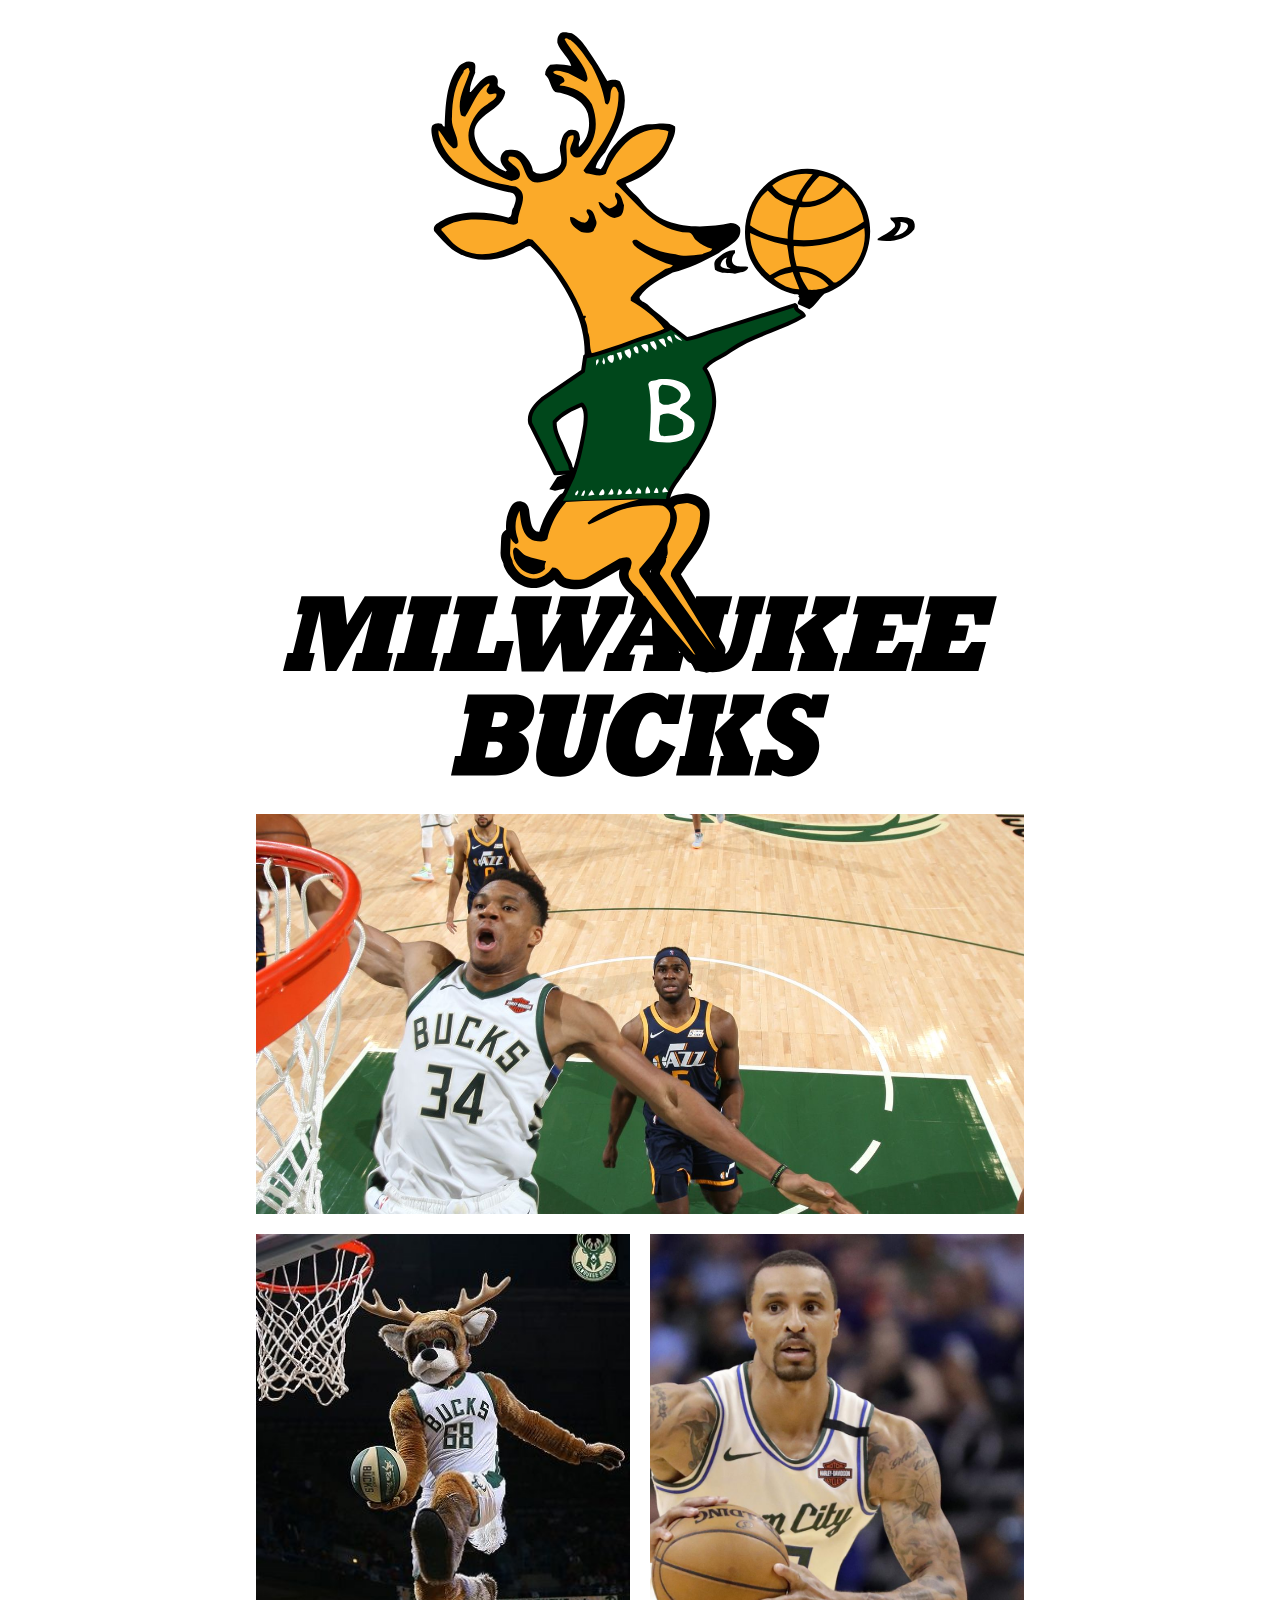
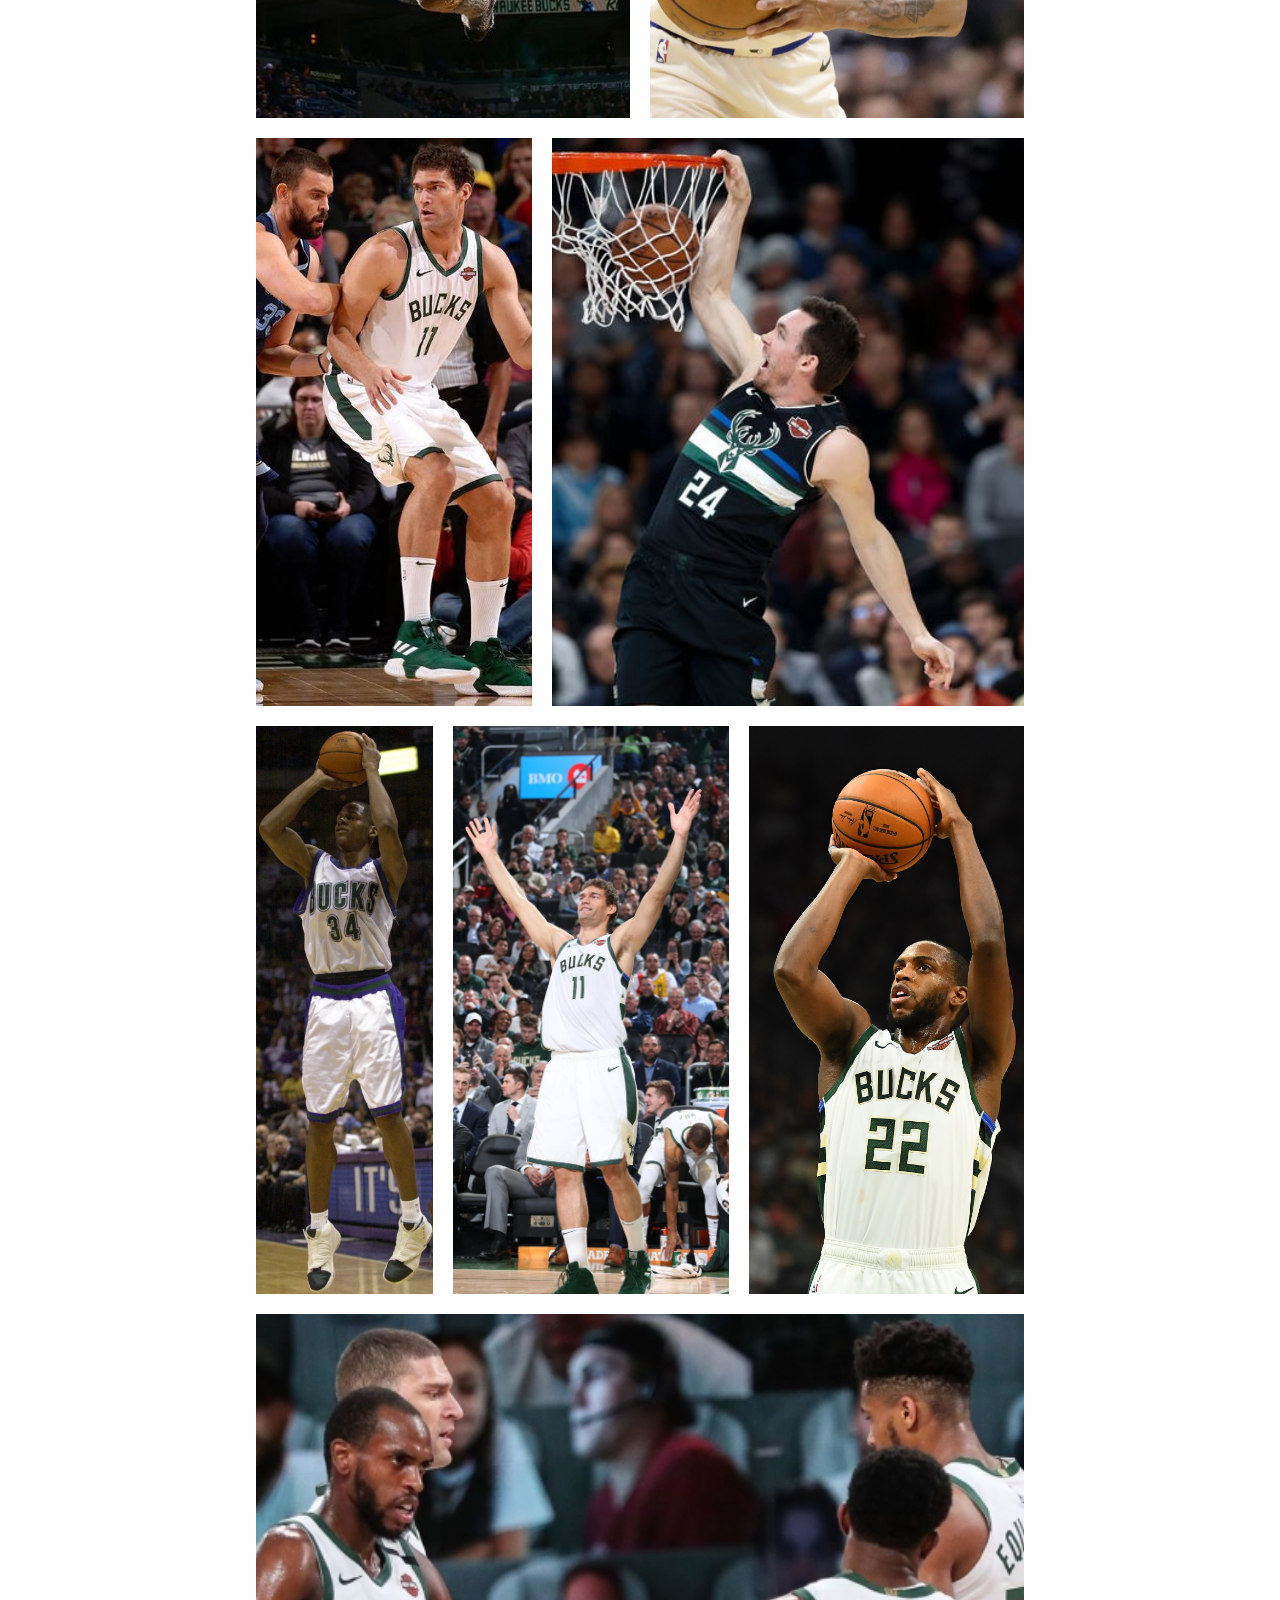
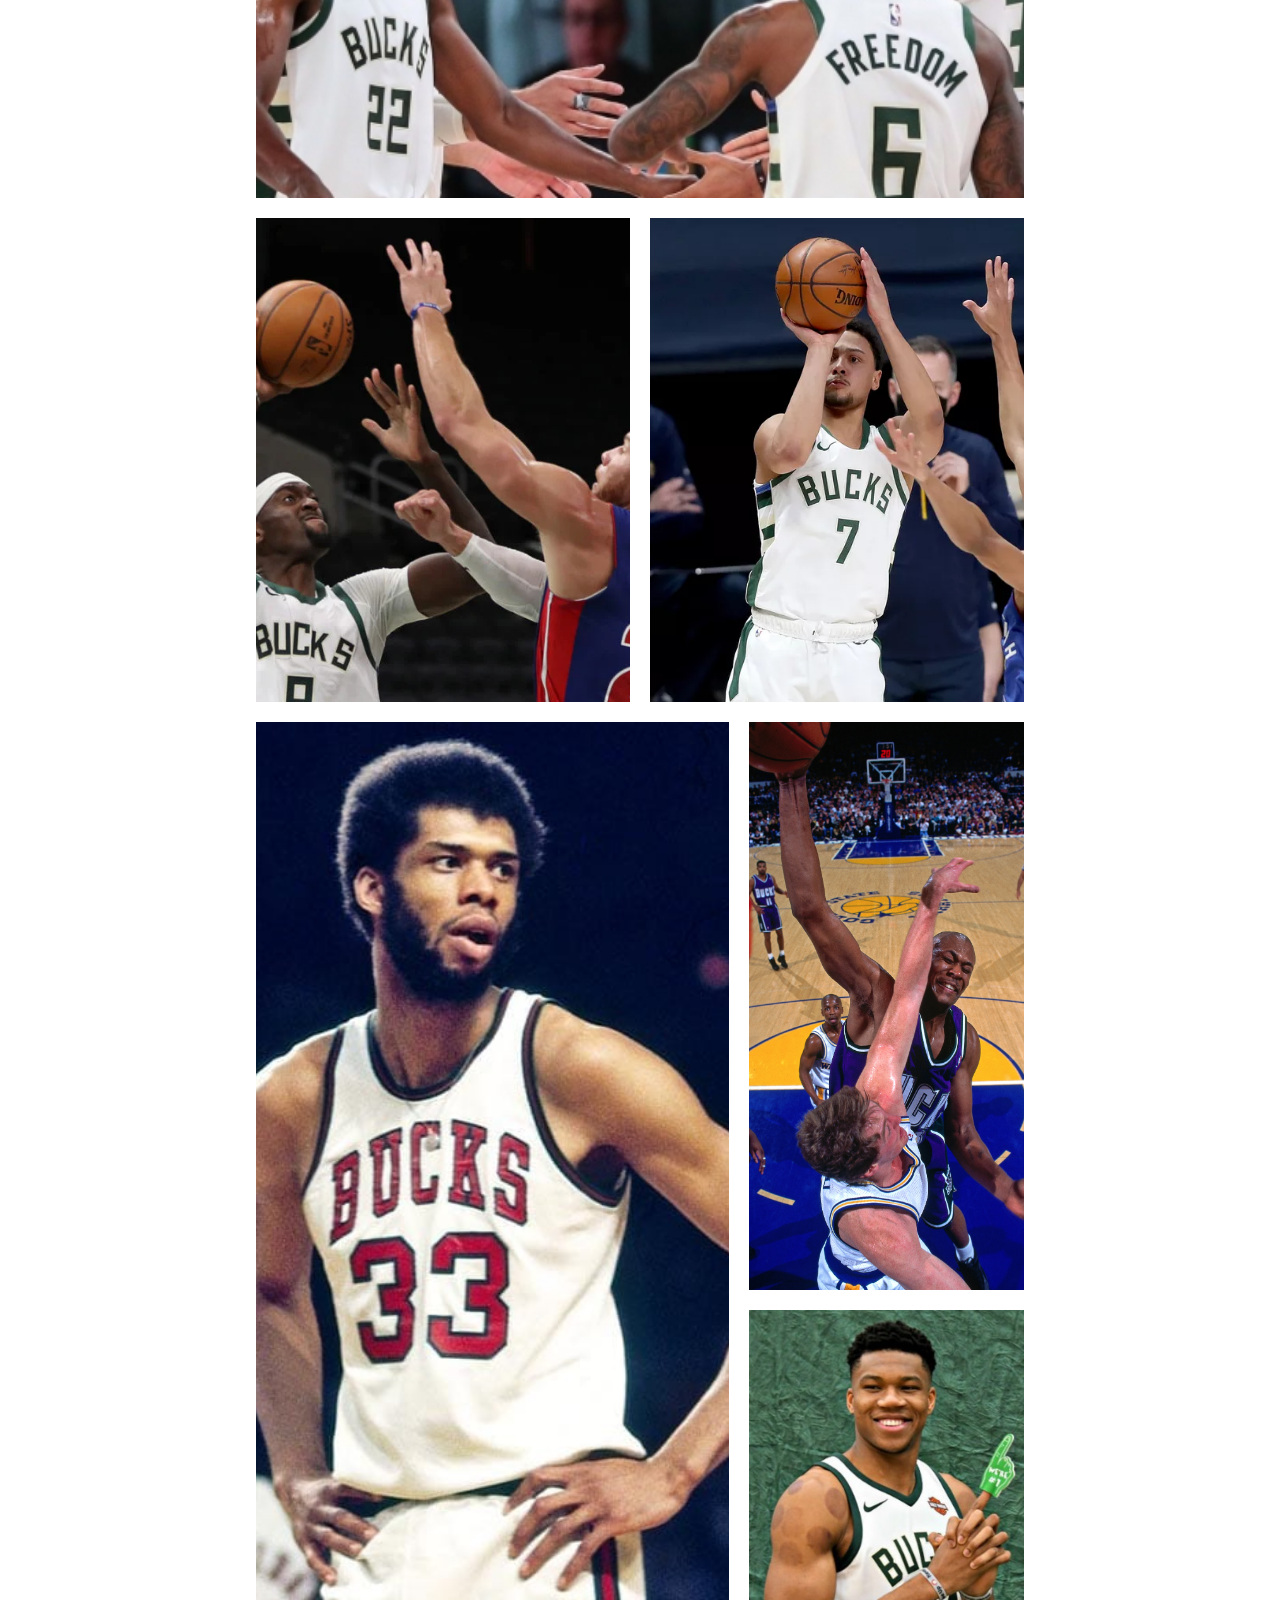
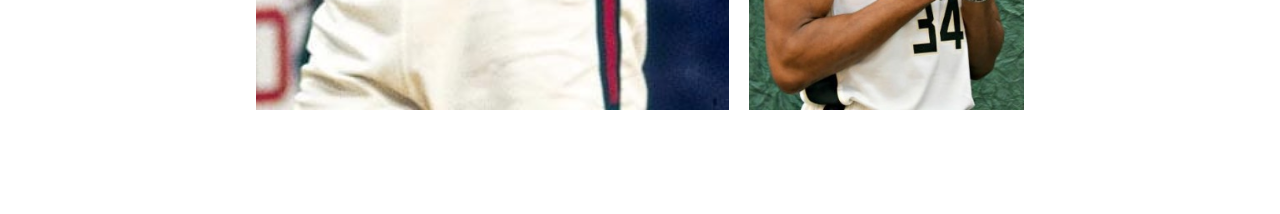
<file: index.html>
<!DOCTYPE html>
<html lang="en">
  <head>
    <meta charset="UTF-8" />
    <meta http-equiv="X-UA-Compatible" />
    <meta name="viewport" content="width=device-width, initial-scale=1.0" />
    <link rel="stylesheet" href="style.css" />
    <script src="script.js" defer></script>
    <title>Picture Gallery</title>
  </head>
  <body>
    <div class="container">
      <div class="gallery2">
        <figure>
          <img src="images/oldLogo.svg" alt="" />
        </figure>
      </div>
    </div>
    <div class="container">
      <div class="gallery">
        <figure class="gallery__item gallery__item--1">
          <img src="images/bangoDunking.jpg" class="gallery__img" alt="Image 1" />
        </figure>
        <!-- <figure class="gallery__item gallery__item--2">
          <img src="images/groupPhoto.jpg" class="gallery__img" alt="Image 2" />
        </figure> -->
        <figure class="gallery__item gallery__item--3">
          <img
            src="images/giannisDunk.jpg"
            class="gallery__img"
            alt="Image 3"
          />
        </figure>
        <!-- <figure class="gallery__item gallery__item--4">
          <img
            src="images/giannisMeanMug.jpg"
            class="gallery__img"
            alt="Image 4"
          /> -->
        </figure>
        <figure class="gallery__item gallery__item--5">
          <img src="images/BrookLopez.jpg" class="gallery__img" alt="Image 5" />
        </figure>
        <figure class="gallery__item gallery__item--6">
          <img src="images/georgeHill.jpg" class="gallery__img" alt="Image 6" />
        </figure>
        <figure class="gallery__item gallery__item--7">
          <img src="images/planetPat.jpg" class="gallery__img" alt="Image 7" />
        </figure>
        <figure class="gallery__item gallery__item--8">
          <img src="images/khash.jpeg" class="gallery__img" alt="Image 8" />
        </figure>
        <figure class="gallery__item gallery__item--9">
          <img
            src="images/rayallenbucks.jpg"
            class="gallery__img"
            alt="allen"
          />
        </figure>
        <figure class="gallery__item gallery__item--10">
          <img src="images/splash.jpg" class="gallery__img" alt="Image 9" />
        </figure>
        <figure class="gallery__item gallery__item--11">
          <img
            src="images/2020playoffs.jpg"
            class="gallery__img"
            alt="lopez arms up"
          />
        </figure>
    
        <figure class="gallery__item gallery__item--11">
          <img
            src="images/2020playoffs.jpg"
            class="gallery__img"
            alt="team photo"
          />
        </figure>
        <figure class="gallery__item gallery__item--12">
          <img src="images/portis.webp" class="gallery__img" alt="portis" />
        </figure>
        <figure class="gallery__item gallery__item--13">
          <img src="images/forbesFor3.webp" class="gallery__img" alt="forbes" />
        </figure>
        <figure class="gallery__item gallery__item--14">
          <img src="images/Kareem.jpg" class="gallery__img" alt="kareem" />
        </figure>
        <figure class="gallery__item gallery__item--15">
          <img src="images/glennRobinson.jpg" class="gallery__img" alt="robinson" />
        </figure>
        <figure class="gallery__item gallery__item--16">
          <img src="images/giannisSmiling.jpg" class="gallery__img" alt="giannis smiling" />
        </figure>


      </div>
    </div>
  </body>
</html>
</file>
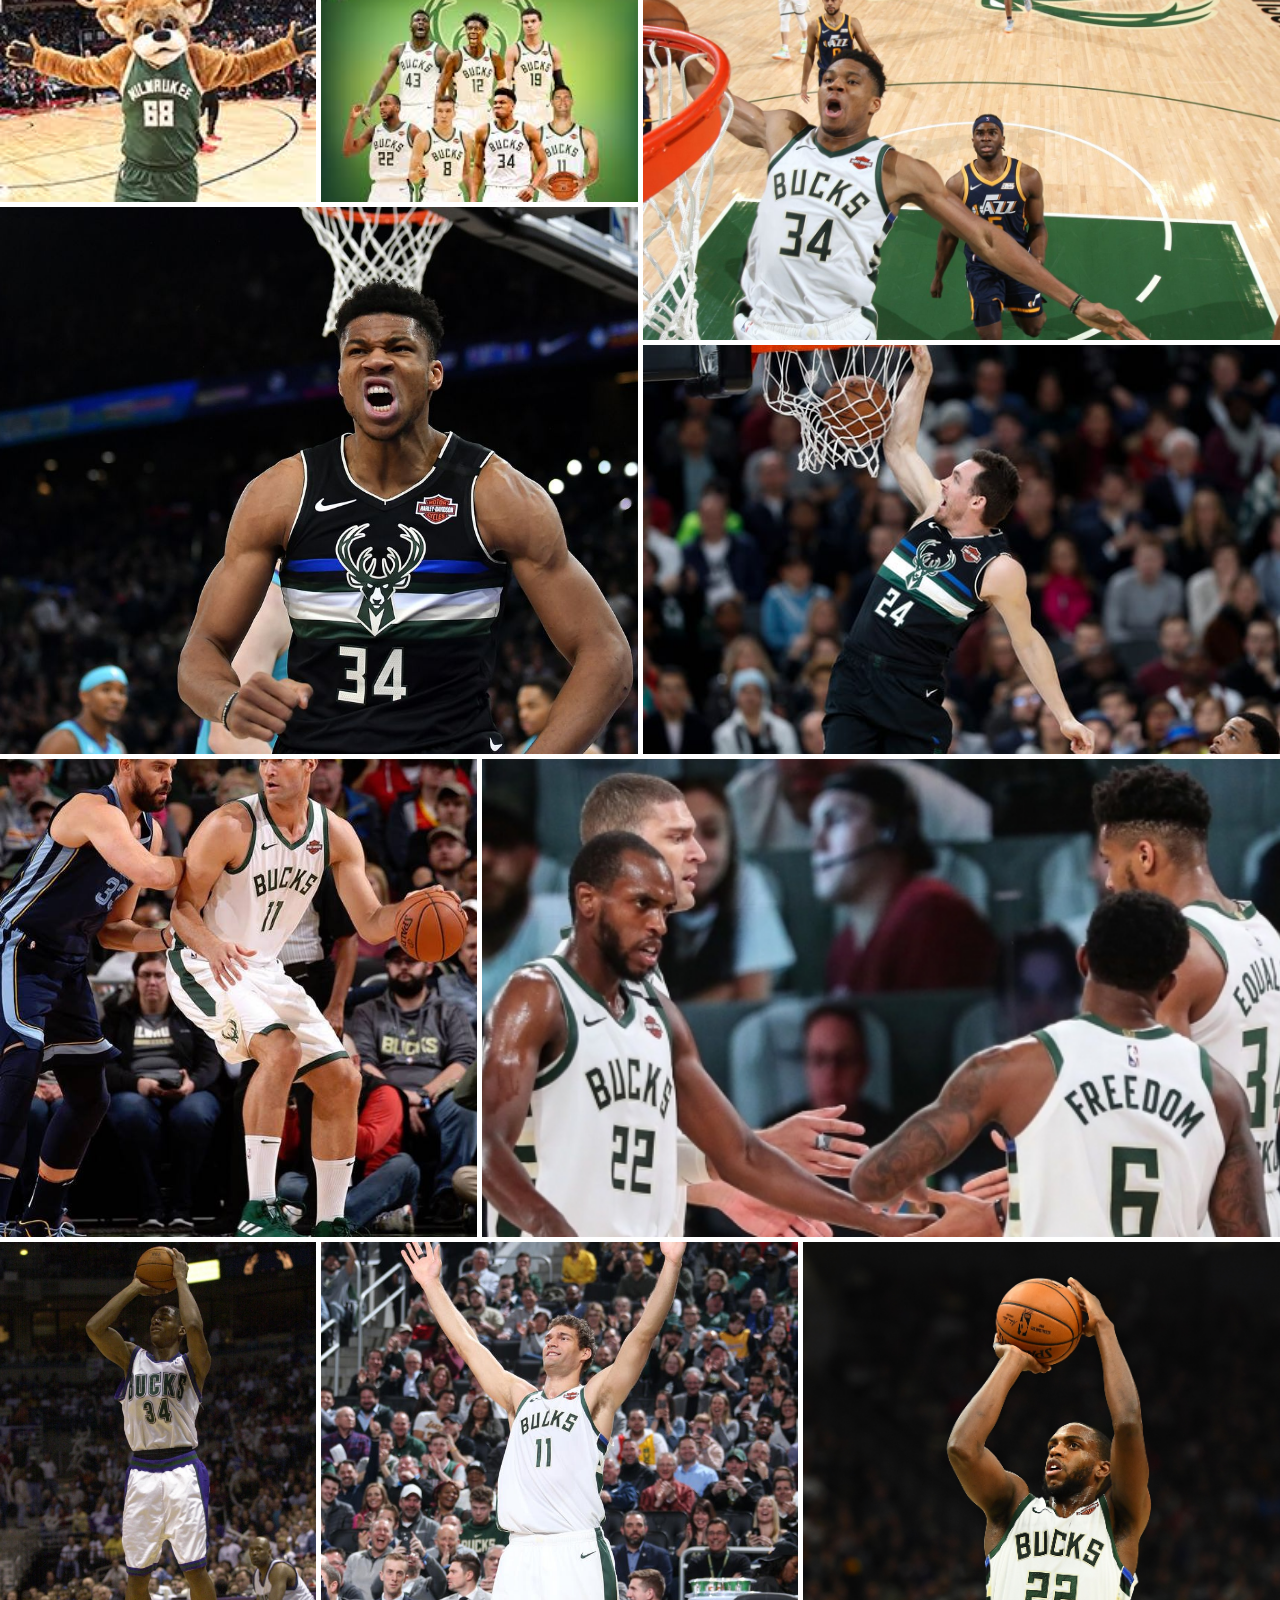
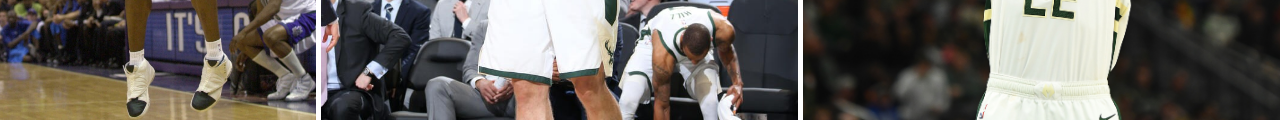
<file: picGallery/index.html>
<!DOCTYPE html>
<html lang="en">
<head>
    <meta charset="UTF-8">
    <meta http-equiv="X-UA-Compatible">
    <meta name="viewport" content="width=device-width, initial-scale=1.0">
    <link rel="stylesheet" href="style.css">
    <!--<script src="script.js" defer></script> -->
    <title>Picture Gallery</title>
</head>
<body>
    <div class="gallery">
        <figure class="gallery__item gallery__item--1">
          <img src="images/bango.jpg" class="gallery__img" alt="Image 1">
        </figure>
        <figure class="gallery__item gallery__item--2">
          <img src="images/groupPhoto.jpg" class="gallery__img" alt="Image 2">
        </figure>
        <figure class="gallery__item gallery__item--3">
          <img src="images/giannisDunk.jpg" class="gallery__img" alt="Image 3">
        </figure>
        <figure class="gallery__item gallery__item--4">
          <img src="images/giannisMeanMug.jpg" class="gallery__img" alt="Image 4">
        </figure>
        <figure class="gallery__item gallery__item--5">
          <img src="images/BrookLopez.jpg" class="gallery__img" alt="Image 5">
        </figure>
        <figure class="gallery__item gallery__item--6">
          <img src="images/planetPat.jpg" class="gallery__img" alt="Image 6">
        </figure>
        <figure class="gallery__item gallery__item--7">
            <img src="images/2020playoffs.jpg" class="gallery__img" alt="Image 7">
         </figure>
         <figure class="gallery__item gallery__item--8">
            <img src="images/khash.jpeg" class="gallery__img" alt="Image 8">
         </figure>
         <figure class="gallery__item gallery__item--9">
            <img src="images/rayallenbucks.jpg" class="gallery__img" alt="Image 9">
         </figure>
         <figure class="gallery__item gallery__item--10">
            <img src="images/splash.jpg" class="gallery__img" alt="Image 9">
         </figure>
      </div>
</body>
</html>
</file>
<file: style.css>
*,
*::after,
*::before {
  margin: 0;
  padding: 0;
  box-sizing: inherit; 
}

html {
  box-sizing: border-box;
  font-size: 62.5%; 
}

body {
  font-family: "Nunito", sans-serif;
  color: #333;
  font-weight: 300;
  line-height: 1.6; 
}

.container {
  width: 60%;
  margin: 2rem auto; 
}

.gallery {
  display: grid;
  grid-template-columns: repeat(8, 1fr);
  grid-template-rows: repeat(50, 5vw);
  grid-gap: 2rem; 
}

.gallery__img {
  width: 100%;
  height: 100%;
  object-fit: cover;
  display: block; 
}

.gallery__item--1 {
  grid-column: 1 / span 4;
  grid-row: 6 / span 6;
}

.gallery__item--2 {
  grid-column: 3 / span 2;
  grid-row: 1 / span 3;
}

.gallery__item--3 {
  grid-column: 1 / 9;
  grid-row: 1 / span 5;
}

.gallery__item--4 {
  grid-column: 1 / span 4;
  grid-row: 4 / span 8;
}

.gallery__item--5 {
  grid-column: 1 / span 3;
    grid-row: 12 / span 7;
}

.gallery__item--6 {
   grid-column: 5 / span 4;
   grid-row: 6 / span 6;
}

.gallery__item--7 {
    grid-column: 4 / span 5;
    grid-row: 12 / span 7;
 }

 .gallery__item--8 {
    grid-column: 6 / span 3;
    grid-row: 19 / span 7;
 } 
 
 .gallery__item--9 {
    grid-column: 1 / span 2;
    grid-row: 19 / span 7;
 }

 .gallery__item--10 {
    grid-column: 3 / span 3;
    grid-row: 19 / span 7;
 }
 
 .gallery__item--11 {
    grid-area: 26 / 1 / 32 / 9;
 }

 .gallery__item--12 {
   grid-area: 32 / 1 / 38 / 5;
 }

 .gallery__item--13 {
   grid-area: 32 / 5 / 38 / 9;
 }

 .gallery__item--14 {
   grid-area: 38 / 1 / 50 / 6;
 }

 .gallery__item--15 {
   grid-area: 38 / 6 / 45 / 9;
 }

 .gallery__item--16 {
   grid-area: 45 / 6 / 50 / 9;
 }
</file>
<file: picGallery/style.css>
*,
*::after,
*::before {
  margin: 0;
  padding: 0;
  box-sizing: inherit; 
}

html {
  box-sizing: border-box;
  font-size: 62.5%; 
}

body {
  font-family: "Nunito", sans-serif;
  color: #333;
  font-weight: 300;
  line-height: 1.6; 
}

.container {
  width: 60%;
  margin: 2rem auto; 
}

.gallery {
  display: grid;
  grid-template-columns: repeat(8, 1fr);
  grid-template-rows: repeat(25, 5vw);
  grid-gap: .5rem; 
}

.gallery__img {
  width: 100%;
  height: 100%;
  object-fit: cover;
  display: block; 
}

.gallery__item--1 {
  grid-column: 1 / span 2;
  grid-row: 1 / span 3;
}

.gallery__item--2 {
  grid-column: 3 / span 2;
  grid-row: 1 / span 3;
}

.gallery__item--3 {
  grid-column: 5 / span 4;
  grid-row: 1 / span 5;
}

.gallery__item--4 {
  grid-column: 1 / span 4;
  grid-row: 4 / span 8;
}

.gallery__item--5 {
  grid-column: 1 / span 3;
    grid-row: 12 / span 7;
}

.gallery__item--6 {
   grid-column: 5 / span 4;
   grid-row: 6 / span 6;
}

.gallery__item--7 {
    grid-column: 4 / span 5;
    grid-row: 12 / span 7;
 }

 .gallery__item--8 {
    grid-column: 6 / span 3;
    grid-row: 19 / span 7;
 } 
 
 .gallery__item--9 {
    grid-column: 1 / span 2;
    grid-row: 19 / span 7;
 }

 .gallery__item--10 {
    grid-column: 3 / span 3;
    grid-row: 19 / span 7;
 }
</file>
